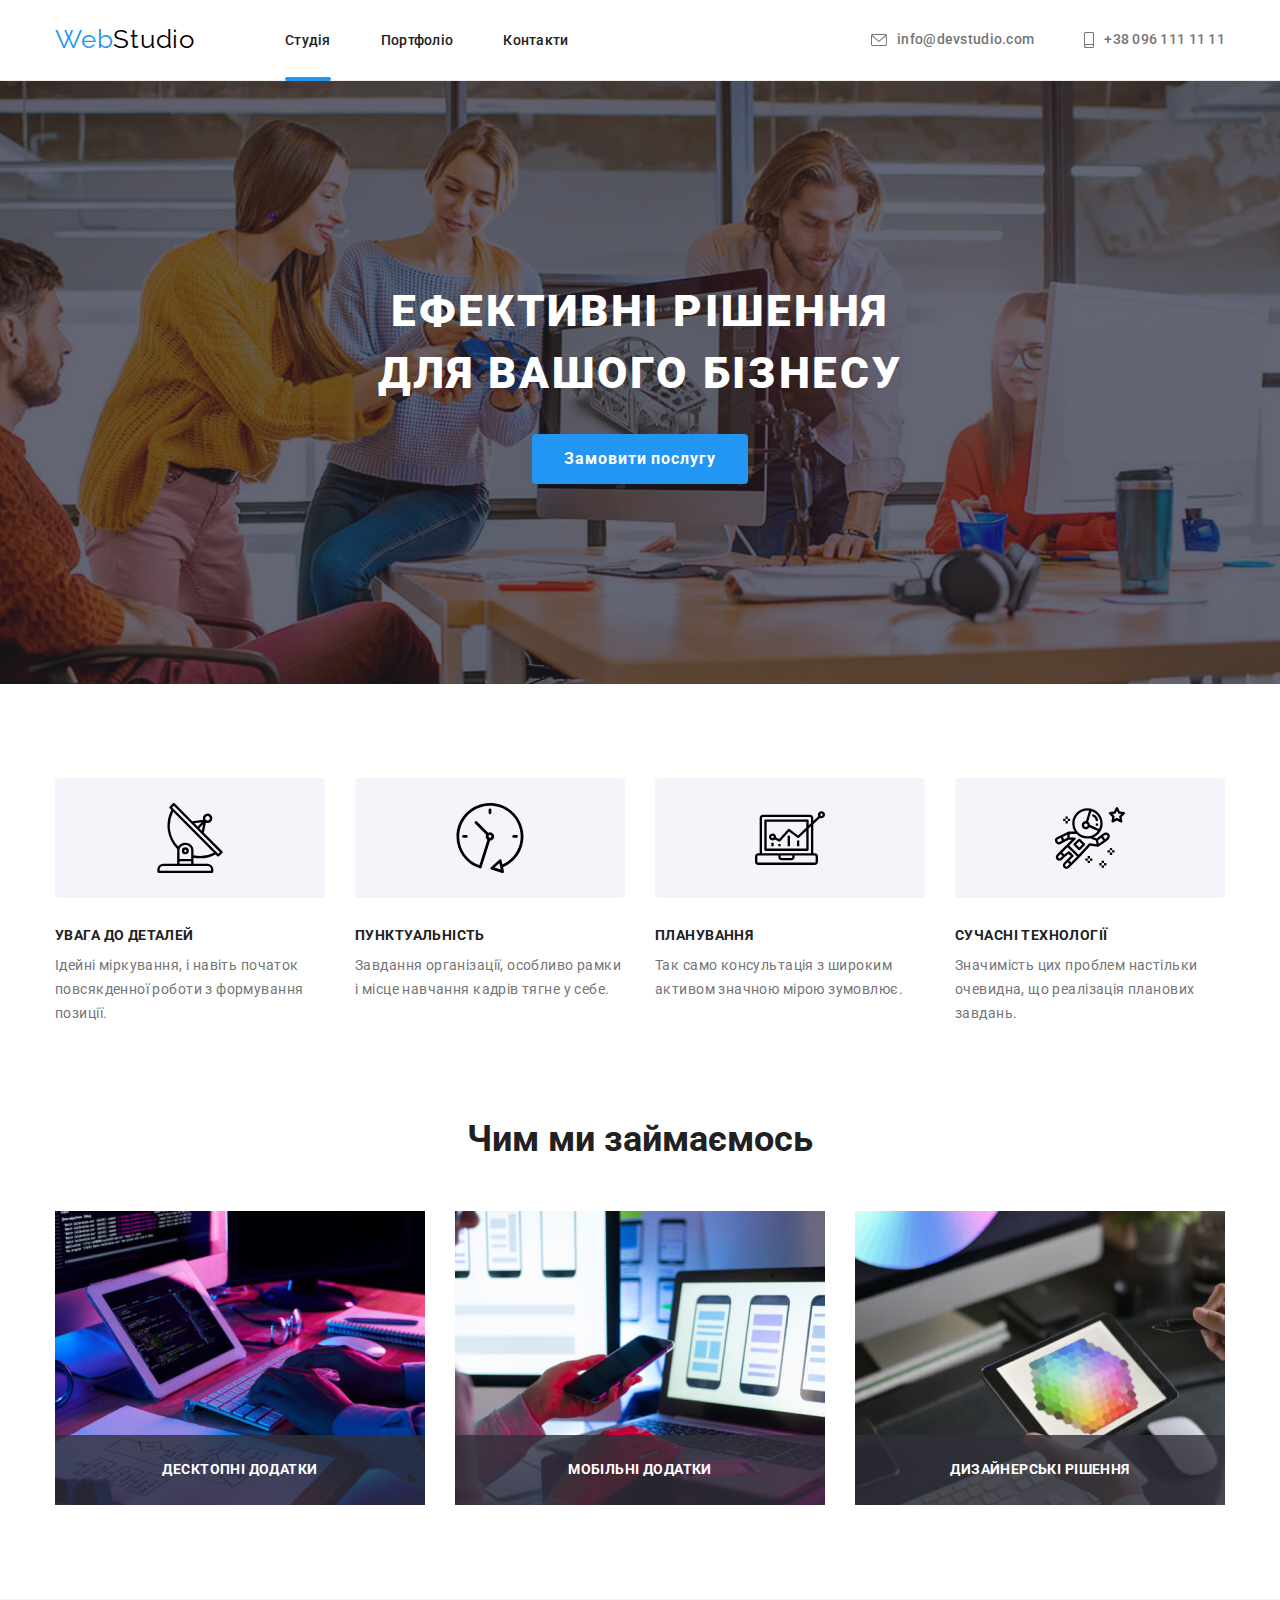
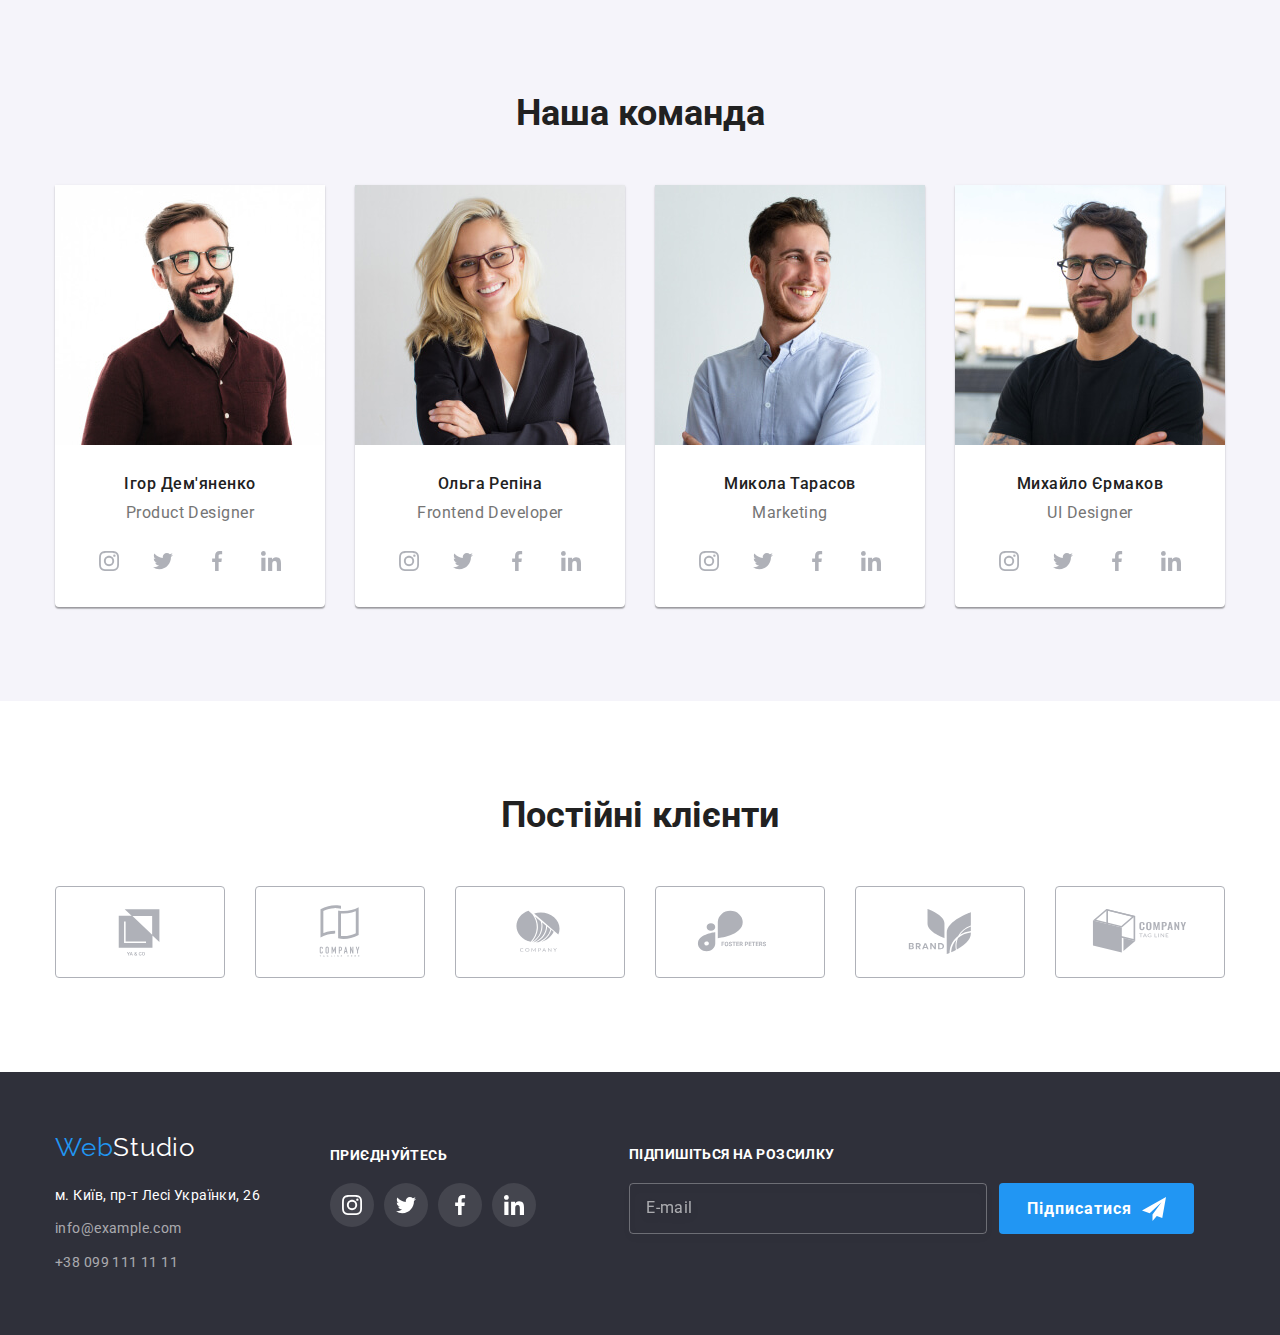
<file: index.html>
<!DOCTYPE html>
<html lang="uk">

<head>
  <meta charset="UTF-8" />
  <meta http-equiv="X-UA-Compatible" content="IE=edge" />
  <meta name="viewport" content="width=device-width, initial-scale=1.0" />
  <title>Document</title>
  <link rel="preconnect" href="https://fonts.googleapis.com" />
  <link rel="preconnect" href="https://fonts.gstatic.com" crossorigin />
  <link href="https://fonts.googleapis.com/css2?family=Raleway:wght@700&family=Roboto:wght@400;500;700;900&display=swap"
    rel="stylesheet" />
  <link rel="stylesheet"
    href="https://cdnjs.cloudflare.com/ajax/libs/modern-normalize/1.0.0/modern-normalize.min.css" />
  <link rel="stylesheet" href="./css/main.min.css" />
</head>

<body>
  <!-- Шапка -->
  <header class="header">
    <div class="container header__container">
      <a class="header__logo logo" href="./index.html">Web<span class="logo__part--black">Studio</span></a>
      <nav class="navigation">
        <ul class="navigation__list">
          <li><a class="navigation__link navigation__link--current">Студія</a></li>
          <li><a class="navigation__link" href="./portfolio.html">Портфоліо</a></li>
          <li><a class="navigation__link" href="">Контакти</a></li>
        </ul>
      </nav>
      <ul class="header__contacts contacts">
        <li>
          <a class="contacts__link" href="mailto:info@devstudio.com">
            <svg class="contacts__icon" width="16" height="12">
              <use href="./images/symbol-defs.svg#icon-letter"></use>
            </svg>
            info@devstudio.com</a>
        </li>
        <li><a class="contacts__link" href="tel:+380961111111">
            <svg class="contacts__icon" width="10" height="16">
              <use href="./images/symbol-defs.svg#icon-phone"></use>
            </svg>
            +38 096 111 11 11</a></li>
      </ul>


      <button data-menu-button class="header__burger-btn button burger-btn" aria-expanded="false"
        aria-controls="mob-menu-container" type="button">
        <svg class="burger-btn__icon" width="40" height="40">
          <use class="burger-btn__burger-icon" href="./images/symbol-defs.svg#icon-burger"></use>
          <use class="burger-btn__close-icon" href="./images/symbol-defs.svg#icon-close"></use>
        </svg>
      </button>
      <div class="header__mob-menu" data-menu id="mob-menu-container">
        <nav class="mob-menu__navigation">
          <ul class="mob-menu__list">
            <li class="mob-menu__item"><a class="mob-menu__link mob-menu__link--current">Студія</a></li>
            <li class="mob-menu__item"><a class="mob-menu__link" href="./portfolio.html">Портфоліо</a></li>
            <li class="mob-menu__item"><a class="mob-menu__link" href="">Контакти</a></li>
          </ul>
        </nav>
        <div class="mob-menu__box">
          <ul class="mob-menu__contacts contacts">
            <li>
              <a class="contacts__link" href="mailto:info@devstudio.com">
                info@devstudio.com</a>
            </li>
            <li><a class="contacts__link" href="tel:+380961111111">
                +38 096 111 11 11</a></li>
          </ul>
          <ul class="mob-menu__soc-media">
            <li><a href="">Instagram</a></li>
            <li><a href="">Twitter</a></li>
            <li><a href="">Facebook</a></li>
            <li><a href="">Linkedin</a></li>
          </ul>
        </div>
      </div>
    </div>
  </header>
  <!-- Основной контент сайта -->
  <main>
    <!-- Блок "герой"-->
    <section class="hero">
      <h1 class="hero__main-title">
        Ефективні рішення <br />
        для вашого бізнесу
      </h1>
      <button type="button" class="hero__button button" data-modal-open>Замовити послугу</button>
    </section>

    <section class="qualities">
      <div class="container">
        <h2 class="qualities__section-header section-header is-hidden">Наші якості</h2>
        <ul class="qualities__list list">
          <li class="qualities__item">
            <div class="qualities__box">
              <svg class="qualities__icon">
                <use href="./images/symbol-defs.svg#icon-antenna"></use>
              </svg>
            </div>
            <h3 class="qualities__sub-title">Увага до деталей</h3>
            <p class="qualities__text">
              Ідейні міркування, і навіть початок повсякденної роботи з формування позиції.
            </p>
          </li>
          <li class="qualities__item">
            <div class="qualities__box">
              <svg class="qualities__icon">
                <use href="./images/symbol-defs.svg#icon-clock"></use>
              </svg>
            </div>
            <h3 class="qualities__sub-title">Пунктуальність</h3>
            <p class="qualities__text">
              Завдання організації, особливо рамки і місце навчання кадрів тягне у себе.
            </p>
          </li>
          <li class="qualities__item">
            <div class="qualities__box">
              <svg class="qualities__icon">
                <use href="./images/symbol-defs.svg#icon-diagram"></use>
              </svg>
            </div>
            <h3 class="qualities__sub-title">Планування</h3>
            <p class="qualities__text">Так само консультація з широким активом значною мірою зумовлює.</p>
          </li>
          <li class="qualities__item">
            <div class="qualities__box">
              <svg class="qualities__icon">
                <use href="./images/symbol-defs.svg#icon-astronaut"></use>
              </svg>
            </div>
            <h3 class="qualities__sub-title">Сучасні технології</h3>
            <p class="qualities__text">
              Значимість цих проблем настільки очевидна, що реалізація планових завдань.
            </p>
          </li>
        </ul>
      </div>
    </section>

    <!-- Секция Чем мы занимаеся -->
    <section class="we-doing">
      <div class="container ">
        <h2 class="we-doing__section-header section-header">Чим ми займаємось</h2>
        <ul class="we-doing__list">
          <li class="we-doing__item">
            <picture>
              <source srcset="./images/we-doin/img-we-doing-w350.jpg, ./images/we-doin/img-we-doing-w350-@2x.jpg 2x"
                media="(min-width: 1200px)">
              <img src="./images/we-doin/img-we-doing-w350.jpg" alt="Чоловік займається програмуванням" loading="lazy">
            </picture>

            <p class="we-doing__text">Десктопні додатки</p>
          </li>
          <li class="we-doing__item">

            <picture>
              <source srcset="./images/we-doin/img-we-doing-w350-1.jpg, ./images/we-doin/img-we-doing-w350-@2x-1.jpg 2x"
                media="(min-width: 1200px)">
              <img src="./images/we-doin/img-we-doing-w350-1.jpg" alt="Дівчина синхронізовує компьютер з телефоном"
                width="370" / loading="lazy">
            </picture>
            <p class="we-doing__text">Мобільні додатки</p>
          </li>
          <li class="we-doing__item">
            <picture>
              <source srcset="./images/we-doin/img-we-doing-w350-2.jpg, ./images/we-doin/img-we-doing-w350-@2x-2.jpg 2x"
                media="(min-width: 1200px)">
              <img src="./images/we-doin/img-we-doing-w350-2.jpg" alt="Планшет з палітрою кольорів" loading="lazy" />
            </picture>
            <p class="we-doing__text">Дизайнерські рішення</p>
          </li>
        </ul>
      </div>
    </section>

    <!-- Секция "Наша команда" -->
    <section class="our-team">
      <div class="container">
        <h2 class="our-team__section-header section-header">Наша команда</h2>
        <ul class="teams">
          <li class="teams__item">

            <picture>
              <source srcset="./images/team/img-team-w270.jpg, ./images/team/img-team-w270-@2x.jpg 2x"
                media="(min-width: 1200px)">

              <source srcset="./images/team/img-team-w354.webp, ./images/team/img-team-w354@2x.webp 2x"
                media="(min-width: 768px)" type="image/webp">
              <source srcset="./images/team/img-team-w354.jpg, ./images/team/img-team-w354@2x.jpg 2x"
                media="(min-width: 768px)">
              <source srcset="./images/team/img-team-w450.jpg, ./images/team/img-team-w450-@2x.jpg 2x"
                media="(min-width: 480px)">
              <img class="team__image" src="./images/team-card-1.jpg" alt="Фото Игоря Демьяненко" loading="lazy">
            </picture>
            <div class="teams__box">
              <h3 class="teams__title">Ігор Дем'яненко</h3>
              <p class="teams__text">Product Designer</p>
              <ul class="teams__soc-media soc-media">
                <li class="soc-media__item">
                  <a class="soc-media__link" href="">
                    <svg class="soc-media__icon" width="20" height="20">
                      <use href="./images/symbol-defs.svg#icon-instagram"></use>
                    </svg>
                  </a>
                </li>
                <li class="soc-media__item">
                  <a class="soc-media__link" href="">
                    <svg class="soc-media__icon" width="20" height="20">
                      <use href="./images/symbol-defs.svg#icon-twitter"></use>
                    </svg>
                  </a>
                </li>
                <li class="soc-media__item">
                  <a class="soc-media__link" href="">
                    <svg class="soc-media__icon" width="20" height="20">
                      <use href="./images/symbol-defs.svg#icon-facebook"></use>
                    </svg>
                  </a>
                </li>
                <li class="soc-media__item">
                  <a class="soc-media__link" href="">
                    <svg class="soc-media__icon" width="20" height="20">
                      <use href="./images/symbol-defs.svg#icon-linkedin"></use>
                    </svg>
                  </a>
                </li>
              </ul>
            </div>
          </li>
          <li class="teams__item">
            <picture>
              <source srcset="./images/team/img-team-w270-1.jpg, ./images/team/img-team-w270-@2x-1.jpg 2x"
                media="(min-width: 1200px)">
              <source srcset="./images/team/img-team-w354-1.jpg, ./images/team/img-team-w354@2x-1.jpg 2x"
                media="(min-width: 768px)">
              <source srcset="./images/team/img-team-w450-1.jpg, ./images/team/img-team-w450-@2x-1.jpg 2x"
                media="(min-width: 480px)">
              <img class="team__image" src="./images/team-card-2.jpg" alt="Фото Ольги Репіної" loading="lazy">
            </picture>

            <div class="teams__box">
              <h3 class="teams__title">Ольга Репіна</h3>
              <p class="teams__text">Frontend Developer</p>
              <ul class="teams__soc-media soc-media">
                <li class="soc-media__item">
                  <a class="soc-media__link" href="">
                    <svg class="soc-media__icon" width="20" height="20">
                      <use href="./images/symbol-defs.svg#icon-instagram"></use>
                    </svg>
                  </a>
                </li>
                <li class="soc-media__item">
                  <a class="soc-media__link" href="">
                    <svg class="soc-media__icon" width="20" height="20">
                      <use href="./images/symbol-defs.svg#icon-twitter"></use>
                    </svg>
                  </a>
                </li>
                <li class="soc-media__item">
                  <a class="soc-media__link" href="">
                    <svg class="soc-media__icon" width="20" height="20">
                      <use href="./images/symbol-defs.svg#icon-facebook"></use>
                    </svg>
                  </a>
                </li>
                <li class="soc-media__item">
                  <a class="soc-media__link" href="">
                    <svg class="soc-media__icon" width="20" height="20">
                      <use href="./images/symbol-defs.svg#icon-linkedin"></use>
                    </svg>
                  </a>
                </li>
              </ul>
            </div>
          </li>
          <li class="teams__item">
            <picture>
              <source srcset="./images/team/img-team-w270-2.jpg, ./images/team/img-team-w270-@2x-2.jpg 2x"
                media="(min-width: 1200px)">
              <source srcset="./images/team/img-team-w354-2.jpg, ./images/team/img-team-w354@2x-2.jpg 2x"
                media="(min-width: 768px)">
              <source srcset="./images/team/img-team-w450-2.jpg, ./images/team/img-team-w450-@2x-2.jpg 2x"
                media="(min-width: 480px)">
              <img class="team__image" src="./images/team-card-3.jpg" alt="Фото Миколи Тарасова" loading="lazy">
            </picture>
            <div class="teams__box">
              <h3 class="teams__title">Микола Тарасов</h3>
              <p class="teams__text">Marketing</p>
              <ul class="teams__soc-media soc-media">
                <li class="soc-media__item">
                  <a class="soc-media__link link" href="">
                    <svg class="icon" width="20" height="20">
                      <use href="./images/symbol-defs.svg#icon-instagram"></use>
                    </svg>
                  </a>
                </li>
                <li class="soc-media__item">
                  <a class="soc-media__link link" href="">
                    <svg class="icon" width="20" height="20">
                      <use href="./images/symbol-defs.svg#icon-twitter"></use>
                    </svg>
                  </a>
                </li>
                <li class="soc-media__item">
                  <a class="soc-media__link link" href="">
                    <svg class="icon" width="20" height="20">
                      <use href="./images/symbol-defs.svg#icon-facebook"></use>
                    </svg>
                  </a>
                </li>
                <li class="soc-media__item">
                  <a class="soc-media__link link" href="">
                    <svg class="icon" width="20" height="20">
                      <use href="./images/symbol-defs.svg#icon-linkedin"></use>
                    </svg>
                  </a>
                </li>
              </ul>
            </div>
          </li>
          <li class="teams__item">
            <picture>
              <source srcset="./images/team/img-team-w270-3.jpg, ./images/team/img-team-w270-@2x-3.jpg 2x"
                media="(min-width: 1200px)" type="image/jpeg">
              <source srcset="./images/team/img-team-w354-3.jpg, ./images/team/img-team-w354@2x-3.jpg 2x"
                media="(min-width: 768px)" type="image/jpeg">
              <source srcset="./images/team/img-team-w450-3.jpg, ./images/team/img-team-w450-@2x-3.jpg 2x"
                media="(min-width: 480px)">
              <img class="team__image" src="./images/team-card-4.jpg" alt="Фото Михайла Єрмакова" loading="lazy">
            </picture>
            <div class="teams__box">
              <h3 class="teams__title">Михайло Єрмаков</h3>
              <p class="teams__text">UI Designer</p>
              <ul class="teams__soc-media soc-media">
                <li class="soc-media__item">
                  <a class="soc-media__link link" href="">
                    <svg class="icon" width="20" height="20">
                      <use href="./images/symbol-defs.svg#icon-instagram"></use>
                    </svg>
                  </a>
                </li>
                <li class="soc-media__item">
                  <a class="soc-media__link link" href="">
                    <svg class="icon" width="20" height="20">
                      <use href="./images/symbol-defs.svg#icon-twitter"></use>
                    </svg>
                  </a>
                </li>
                <li class="soc-media__item">
                  <a class="soc-media__link link" href="">
                    <svg class="icon" width="20" height="20">
                      <use href="./images/symbol-defs.svg#icon-facebook"></use>
                    </svg>
                  </a>
                </li>
                <li class="soc-media__item">
                  <a class="soc-media__link link" href="">
                    <svg class="icon" width="20" height="20">
                      <use href="./images/symbol-defs.svg#icon-linkedin"></use>
                    </svg>
                  </a>
                </li>
              </ul>
            </div>
          </li>
        </ul>
      </div>
    </section>

    <!-- Секция наши клиенты -->
    <section class="clients">
      <div class="container">
        <h2 class="clients__section-header section-header">Постійні клієнти</h2>
        <ul class="clients__labels">
          <li class="clients__item"><a href="#" class="clients__link">
              <svg class="clients__icon" width="106" height="60">
                <use href="./images/symbol-defs.svg#icon-Logo"></use>
              </svg>
            </a></li>
          <li class="clients__item"><a href="#" class="clients__link">
              <svg class="clients__icon" width="106" height="60">
                <use href="./images/symbol-defs.svg#icon-Logo-1"></use>
              </svg>
            </a></li>
          <li class="clients__item"><a href="#" class="clients__link">
              <svg class="clients__icon" width="106" height="60">
                <use href="./images/symbol-defs.svg#icon-Logo-2"></use>
              </svg>
            </a></li>
          <li class="clients__item"><a href="#" class="clients__link"><svg class="clients__icon" width="106"
                height="60">
                <use href="./images/symbol-defs.svg#icon-Logo-3"></use>
              </svg></a></li>
          <li class="clients__item"><a href="#" class="clients__link"><svg class="clients__icon" width="106"
                height="60">
                <use href="./images/symbol-defs.svg#icon-Logo-4"></use>
              </svg></a></li>
          <li class="clients__item"><a href="#" class="clients__link"><svg class="clients__icon" width="106"
                height="60">
                <use href="./images/symbol-defs.svg#icon-Logo-5"></use>
              </svg></a></li>
        </ul>
      </div>
    </section>
  </main>

  <!-- Основной Футер (подвал) сайта-->
  <footer class="footer">
    <div class="container footer__container">
      <div class="footer__box">
        <a class="footer__logo logo" href="./index.html">Web<span class="logo__part--white">Studio</span></a>
        <address class="footer__address">
          <ul class="footer__contacts contacts-footer">
            <li class="contacts-footer__item"><a href="" class="contacts-footer__link contacts-footer__link--home">м.
                Київ,
                пр-т Лесі Українки, 26</a></li>
            <li class="contacts-footer__item"><a href="mailto:info@example.com"
                class="contacts-footer__link">info@example.com</a></li>
            <li class="contacts-footer__item"><a href="tel:+380991111111" class="contacts-footer__link ">+38 099 111 11
                11</a>
            </li>
          </ul>
        </address>
      </div>
      <div class="footer__media-box">
        <h2 class="footer__media-header">приєднуйтесь</h2>
        <ul class="soc-media footer__soc-media">
          <li class="soc-media__item">
            <a class="soc-media__link soc-media__link--brown" href="">
              <svg class="soc-soc-media__icon" width="20" height="20">
                <use href="./images/symbol-defs.svg#icon-instagram"></use>
              </svg>
            </a>
          </li>
          <li class="soc-media__item">
            <a class="soc-media__link soc-media__link--brown" href="">
              <svg class="soc-media__icon" width="20" height="20">
                <use href="./images/symbol-defs.svg#icon-twitter"></use>
              </svg>
            </a>
          </li>
          <li class="soc-media__item">
            <a class="soc-media__link soc-media__link--brown" href="">
              <svg class="soc-media__icon" width="20" height="20">
                <use href="./images/symbol-defs.svg#icon-facebook"></use>
              </svg>
            </a>
          </li>
          <li class="soc-media__item">
            <a class="soc-media__link soc-media__link--brown" href="">
              <svg class="soc-media__icon" width="20" height="20">
                <use href="./images/symbol-defs.svg#icon-linkedin"></use>
              </svg>
            </a>
          </li>
        </ul>
      </div>
      <form class="footer__form form-footer" autocomplete="off">
        <h2 class="form-footer__title">Підпишіться на розсилку</h2>
        <div class="form-footer__holder">
          <label for="email-footer" class="form-footer__email-lable">
            <input class="form-footer__input" type="email" name="email-footer" id="email-footer" placeholder="E-mail">
          </label>
          <button class="button form-footer__button" type="submit"><span>Підписатися</span>
            <svg class="button__icon" width="24" height="24">
              <use href="./images/symbol-defs.svg#icon-send"></use>
            </svg>
          </button>
        </div>
      </form>
    </div>
  </footer>




  <div class="backdrop backdrop--closed" data-modal>
    <div class="modal">
      <form class="form-hero" autocomplete="off">
        <h2 class="form-hero__title">Залиште свої дані, ми вам передзвонимо</h2>
        <ul class="form-hero__list">
          <li class="form-hero__item">
            <label class="form-hero__label" for="name">Ім'я</label>
            <div class="form-hero__box">
              <input class="form-hero__input name-input" type="text" id="name" name="name">
              <svg class="form-hero__icon" width="18" height="18">
                <use href="./images/symbol-defs.svg#icon-person"></use>
              </svg>

            </div>
          </li>
          <li class="form-hero__item"><label class="form-hero__label" for="phone">Телефон</label>
            <div class="form-hero__box">
              <input class="form-hero__input phone-input" type="tel" id="phone" name="tel">
              <svg class="form-hero__icon" width="18" height="18">
                <use href="./images/symbol-defs.svg#icon-tel"></use>
              </svg>
            </div>
          </li>
          <li class="form-hero__item"><label class="form-hero__label" for="email">Пошта</label>
            <div class="form-hero__box">
              <input class="form-hero__input phone-input" type="email" id="email" name="mail">
              <svg class="form-hero__icon" width="18" height="18">
                <use href="./images/symbol-defs.svg#icon-email"></use>
              </svg>

            </div>
          </li>
          <li class="form-hero__item"><label class="form-hero__label" for="comments">Коментар</label>
            <textarea class="form-hero__textarea-comment" placeholder="Введіть текст" name="comment" id="comments"
              cols="30" rows="10"></textarea>
          </li>

        </ul>

        <!-- Чекбокс -->
        <label class="form-hero__lable" for="checkbox">
          <input class="checkbox" type="checkbox" name="checkbox" id="checkbox">
          <span class="checkbox__text">Погоджуюся з розсилкою та приймаю&nbsp;<a class="checkbox__link" href="#">Умови
              договору</a></span>

          <svg class="checkbox__icon" width="18" height="18">
            <use href="./images/symbol-defs.svg#icon-vector"></use>
          </svg>

        </label>
        <button class="button form-hero__btn-submit" type="submit">Відправити</button>
      </form>
      <button class="modal__btn-close" type="button" data-modal-close>
        <svg width="11" height="11">
          <use href="./images/symbol-defs.svg#icon-cross"></use>
        </svg>
      </button>
    </div>
  </div>



  <script src="./js/test.js"></script>
  <script src="./js/mob-menu.js"></script>
</body>

</html>
</file>
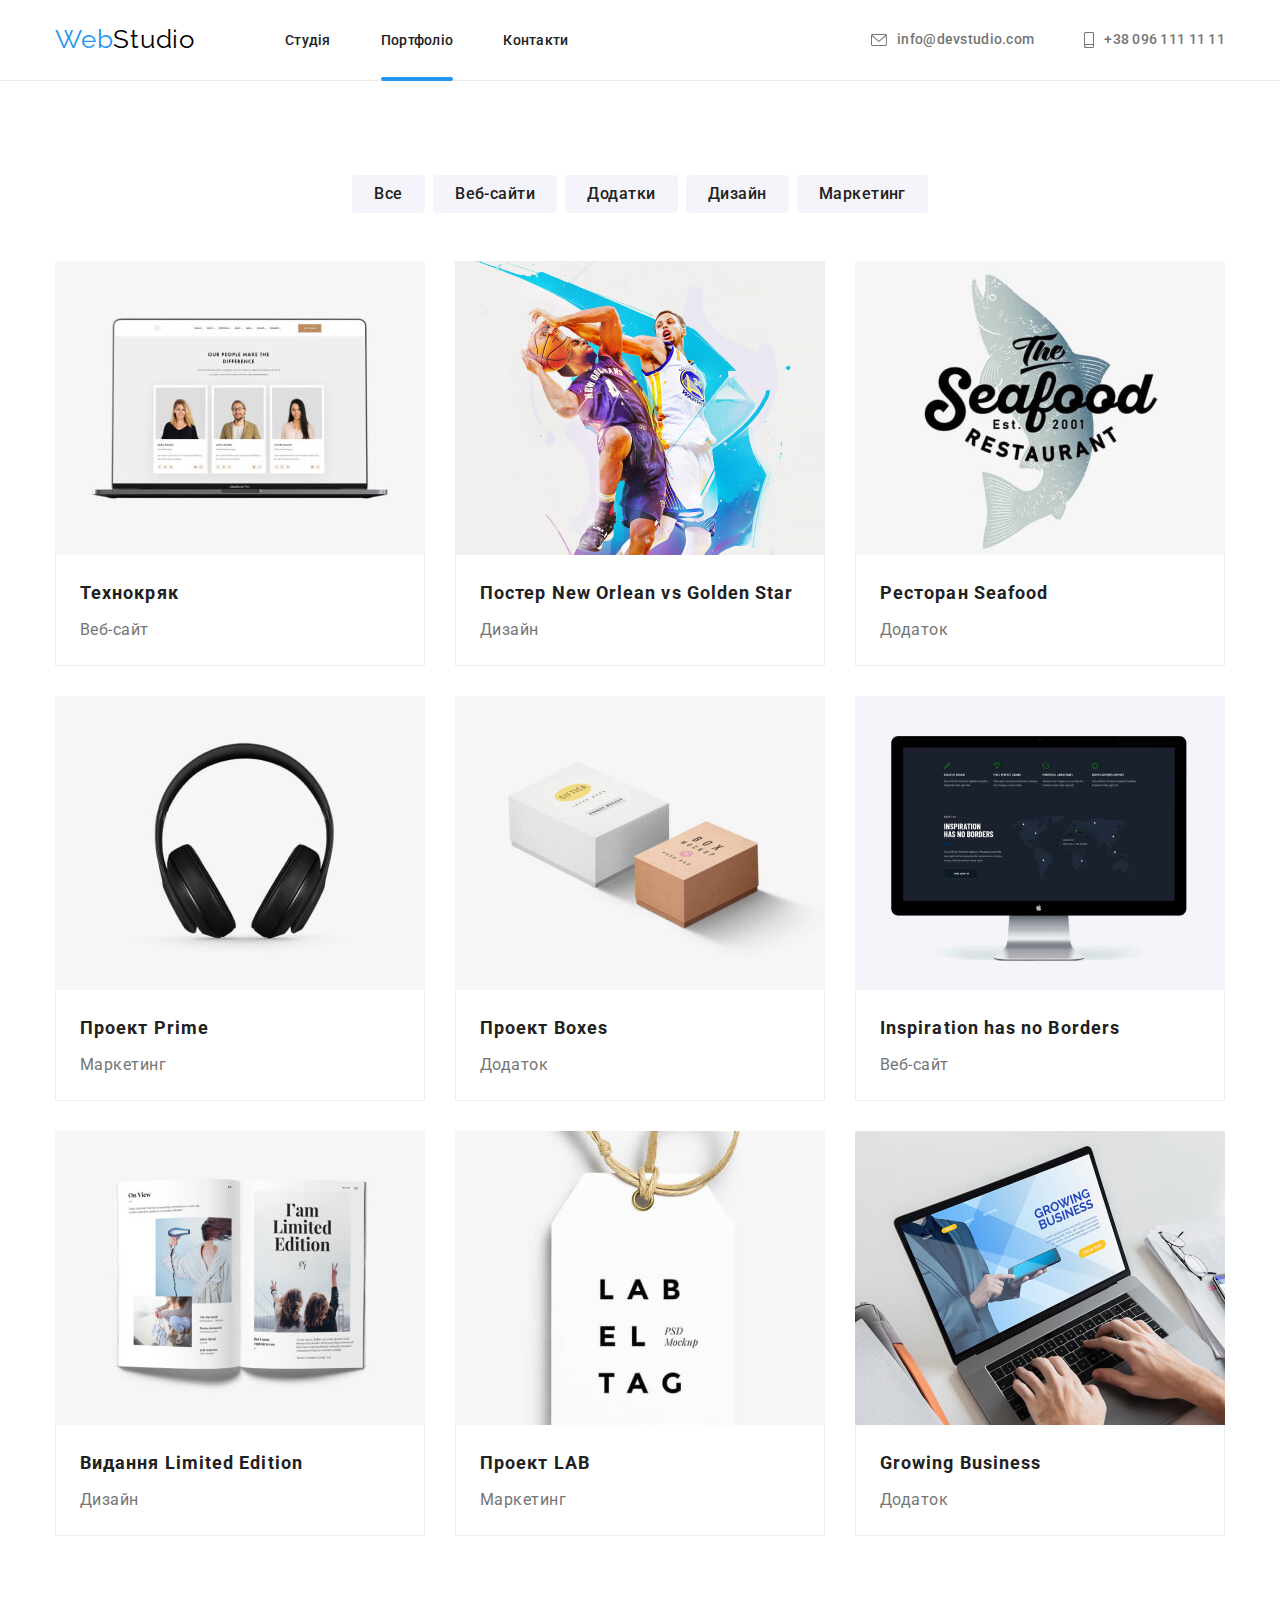
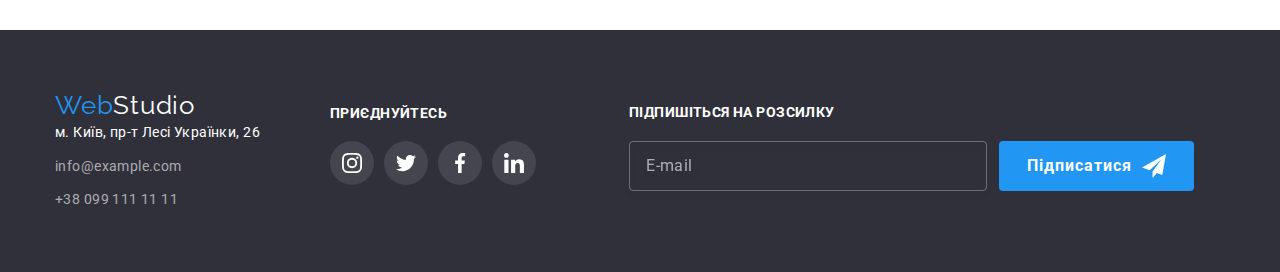
<file: portfolio.html>
<!DOCTYPE html>
<html lang="ru">

<head>
  <meta charset="UTF-8" />
  <meta http-equiv="X-UA-Compatible" content="IE=edge" />
  <meta name="viewport" content="width=device-width, initial-scale=1.0" />
  <title>Document</title>
  <link rel="preconnect" href="https://fonts.googleapis.com" />
  <link rel="preconnect" href="https://fonts.gstatic.com" crossorigin />
  <link href="https://fonts.googleapis.com/css2?family=Raleway:wght@700&family=Roboto:wght@400;500;700;900&display=swap"
    rel="stylesheet" />
  <link rel="stylesheet"
    href="https://cdnjs.cloudflare.com/ajax/libs/modern-normalize/1.0.0/modern-normalize.min.css" />
  <link rel="stylesheet" href="./css/main.min.css" />
</head>

<body>
  <!-- Основная шапка сайта -->
  <header class="header">
    <div class="container header__container">
      <a class="header__logo logo" href="./index.html">Web<span class="logo__part--black">Studio</span></a>
      <nav class="navigation">
        <ul class="navigation__list">
          <li><a class="navigation__link" href="./index.html">Студія</a></li>
          <li><a class="navigation__link navigation__link--current" href="">Портфоліо</a></li>
          <li><a class="navigation__link" href="">Контакти</a></li>
        </ul>
      </nav>
      <ul class="header__contacts contacts">
        <li>
          <a class="contacts__link" href="mailto:info@devstudio.com">
            <svg class="contacts__icon" width="16" height="12">
              <use href="./images/symbol-defs.svg#icon-letter"></use>
            </svg>
            info@devstudio.com</a>
        </li>
        <li><a class="contacts__link" href="tel:+380961111111">
            <svg class="contacts__icon" width="10" height="16">
              <use href="./images/symbol-defs.svg#icon-phone"></use>
            </svg>
            +38 096 111 11 11</a></li>
      </ul>


      <button data-menu-button class="header__burger-btn button burger-btn" aria-expanded="false" aria-controls=""
        type="button">
        <svg class="burger-btn__icon" width="40" height="40">
          <use class="burger-btn__burger-icon" href="./images/symbol-defs.svg#icon-burger"></use>
          <use class="burger-btn__close-icon" href="./images/symbol-defs.svg#icon-close"></use>
        </svg>
      </button>

      <div class="header__mob-menu" data-menu id="mob-menu-container">
        <nav class="mob-menu__navigation">
          <ul class="mob-menu__list">
            <li class="mob-menu__item"><a class="mob-menu__link" href="./index.html">Студія</a></li>
            <li class="mob-menu__item"><a class="mob-menu__link mob-menu__link--current" href="">Портфоліо</a></li>
            <li class="mob-menu__item"><a class="mob-menu__link" href="">Контакти</a></li>
          </ul>
        </nav>
        <div class="mob-menu__box">
          <ul class="mob-menu__contacts contacts">
            <li>
              <a class="contacts__link" href="mailto:info@devstudio.com">
                info@devstudio.com</a>
            </li>
            <li><a class="contacts__link" href="tel:+380961111111">
                +38 096 111 11 11</a></li>
          </ul>
          <ul class="mob-menu__soc-media">
            <li><a href="">Instagram</a></li>
            <li><a href="">Twitter</a></li>
            <li><a href="">Facebook</a></li>
            <li><a href="">Linkedin</a></li>
          </ul>
        </div>
      </div>
    </div>
  </header>
  <!-- Основной контент сайта -->
  <main>
    <section class="portfolio">
      <div class="container">
        <h1 class="portfolio__title is-hidden">Проекти</h1>
        <ul class="portfolio__btn-list btn-list">
          <li class="btn-list__item"><button type="button" class="button button__filter">Все</button></li>
          <li class="btn-list__item"><button type="button" class="button button__filter">Веб-сайти</button></li>
          <li class="btn-list__item asdasdas"><button type="button" class="button button__filter">Додатки</button></li>
          <li class="btn-list__item"><button type="button" class="button button__filter">Дизайн</button></li>
          <li class="btn-list__item"><button type="button" class="button button__filter">Маркетинг</button>
          </li>
        </ul>
        <ul class="portfolio__projects projects-list">
          <li class="projects-list__item">
            <a class="projects-list__link" href="">
              <div class="projects-list__holder">
                <picture>
                  <source
                    srcset="./images/portfolio/370px/img-portfolio-w370.jpg, ./images/portfolio/370px/img-portfolio-w370-@2x.jpg 2x"
                    media="(min-width: 1200px)" type="image/jpeg">
                  <source
                    srcset="./images/portfolio/354px/img-portfolio-w354.jpg, ./images/portfolio/354px/img-portfolio-w354-@2x.jpg 2x"
                    media="(min-width: 768px)" type="image/jpeg">
                  <source
                    srcset="./images/portfolio/450px/img-portfolio-w450.jpg, ./images/portfolio/450px/img-portfolio-w450-@2x.jpg 2x"
                    media="(min-width: 480px)">
                  <img src="./images/portfolio/450px/img-portfolio-w450.jpg" alt="Экран ноутбука" loading="lazy" />
                </picture>

                <div class="projects-list__overlay">
                  <p class="projects-list__overlay-text">Ресурс пропонує комплексні пропозиції з різним рівнем
                    функціоналу та сервісів.
                    Все це дозволить
                    відвідувачу отримати
                    вичерпні відомості про компанію чи приватну особу.</p>
                </div>
              </div>
              <div class="projects-list__box">
                <h2 class="projects-list__title">Технокряк</h2>
                <p class="projects-list__text">Веб-сайт</p>
              </div>
            </a>
          </li>
          <li class="projects-list__item">
            <a href="" class="projects-list__link">
              <div class="projects-list__holder">
                <picture>
                  <source
                    srcset="./images/portfolio/370px/img-portfolio-w370-1.jpg, ./images/portfolio/370px/img-portfolio-w370-@2x-1.jpg 2x"
                    media="(min-width: 1200px)" type="image/jpeg">
                  <source
                    srcset="./images/portfolio/354px/img-portfolio-w354-1.jpg, ./images/portfolio/354px/img-portfolio-w354-@2x-1.jpg 2x"
                    media="(min-width: 768px)" type="image/jpeg">
                  <source
                    srcset="./images/portfolio/450px/img-portfolio-w450-1.jpg, ./images/portfolio/450px/img-portfolio-w450-@2x-1.jpg 2x"
                    media="(min-width: 480px)">
                  <img src="./images/img-1.jpg" alt="Два баскетболиста" loading="lazy" />
                </picture>

                <div class="projects-list__overlay">
                  <p class="projects-list__overlay-text">Ресурс пропонує комплексні пропозиції з різним рівнем
                    функціоналу та сервісів.
                    Все це дозволить
                    відвідувачу отримати
                    вичерпні відомості про компанію чи приватну особу.</p>
                </div>
              </div>
              <div class="projects-list__box">
                <h2 class="projects-list__title">Постер New Orlean vs Golden Star</h2>
                <p class="projects-list__text">Дизайн</p>
              </div>
            </a>
          </li>
          <li class="projects-list__item">
            <a href="" class="projects-list__link">
              <div class="projects-list__holder">
                <picture>
                  <source
                    srcset="./images/portfolio/370px/img-portfolio-w370-2.jpg, ./images/portfolio/370px/img-portfolio-w370-@2x-2.jpg 2x"
                    media="(min-width: 1200px)" type="image/jpeg">
                  <source
                    srcset="./images/portfolio/354px/img-portfolio-w354-2.jpg, ./images/portfolio/354px/img-portfolio-w354-@2x-2.jpg 2x"
                    media="(min-width: 768px)" type="image/jpeg">
                  <source
                    srcset="./images/portfolio/450px/img-portfolio-w450-2.jpg, ./images/portfolio/450px/img-portfolio-w450-@2x-2.jpg 2x"
                    media="(min-width: 480px)">
                  <img src="./images/img-2.jpg" alt="Логотип ресторана в виде рыбы" loading="lazy" />
                </picture>

                <div class="projects-list__overlay">
                  <p class="projects-list__overlay-text">Ресурс пропонує комплексні пропозиції з різним рівнем
                    функціоналу та сервісів.
                    Все це дозволить
                    відвідувачу отримати
                    вичерпні відомості про компанію чи приватну особу.</p>
                </div>
              </div>
              <div class="projects-list__box">
                <h2 class="projects-list__title">Ресторан Seafood</h2>
                <p class="projects-list__text">Додаток</p>
              </div>
            </a>
          </li>
          <li class="projects-list__item">
            <a href="" class="projects-list__link">
              <div class="projects-list__holder">
                <picture>
                  <source
                    srcset="./images/portfolio/370px/img-portfolio-w370-3.jpg, ./images/portfolio/370px/img-portfolio-w370-@2x-3.jpg 2x"
                    media="(min-width: 1200px)" type="image/jpeg">
                  <source
                    srcset="./images/portfolio/354px/img-portfolio-w354-3.jpg, ./images/portfolio/354px/img-portfolio-w354-@2x-3.jpg 2x"
                    media="(min-width: 768px)" type="image/jpeg">
                  <source
                    srcset="./images/portfolio/450px/img-portfolio-w450-3.jpg, ./images/portfolio/450px/img-portfolio-w450-@2x-3.jpg 2x"
                    media="(min-width: 480px)">
                  <img src="./images/img-3.jpg" alt="Наушники" loading="lazy" />
                </picture>

                <div class="projects-list__overlay">
                  <p class="projects-list__overlay-text">Ресурс пропонує комплексні пропозиції з різним рівнем
                    функціоналу та сервісів.
                    Все це дозволить
                    відвідувачу отримати
                    вичерпні відомості про компанію чи приватну особу.</p>
                </div>
              </div>
              <div class="projects-list__box">
                <h2 class="projects-list__title">Проект Prime</h2>
                <p class="projects-list__text">Маркетинг</p>
              </div>
            </a>
          </li>
          <li class="projects-list__item">
            <a href="" class="projects-list__link">
              <div class="projects-list__holder">
                <picture>
                  <source
                    srcset="./images/portfolio/370px/img-portfolio-w370-4.jpg, ./images/portfolio/370px/img-portfolio-w370-@2x-4.jpg 2x"
                    media="(min-width: 1200px)" type="image/jpeg">
                  <source
                    srcset="./images/portfolio/354px/img-portfolio-w354-4.jpg, ./images/portfolio/354px/img-portfolio-w354-@2x-4.jpg 2x"
                    media="(min-width: 768px)" type="image/jpeg">
                  <source
                    srcset="./images/portfolio/450px/img-portfolio-w450-4.jpg, ./images/portfolio/450px/img-portfolio-w450-@2x-4.jpg 2x"
                    media="(min-width: 480px)">
                  <img src="./images/img-4.jpg" alt="Две коробочки" loading="lazy" />
                </picture>

                <div class="projects-list__overlay">
                  <p class="projects-list__overlay-text">Ресурс пропонує комплексні пропозиції з різним рівнем
                    функціоналу та сервісів.
                    Все це дозволить
                    відвідувачу отримати
                    вичерпні відомості про компанію чи приватну особу.</p>
                </div>
              </div>
              <div class="projects-list__box">
                <h2 class="projects-list__title">Проект Boxes</h2>
                <p class="projects-list__text">Додаток</p>
              </div>
            </a>
          </li>
          <li class="projects-list__item">
            <a href="" class="projects-list__link">
              <div class="projects-list__holder">
                <picture>
                  <source
                    srcset="./images/portfolio/370px/img-portfolio-w370-5.jpg, ./images/portfolio/370px/img-portfolio-w370-@2x-5.jpg 2x"
                    media="(min-width: 1200px)" type="image/jpeg">
                  <source
                    srcset="./images/portfolio/354px/img-portfolio-w354-5.jpg, ./images/portfolio/354px/img-portfolio-w354-@2x-5.jpg 2x"
                    media="(min-width: 768px)" type="image/jpeg">
                  <source
                    srcset="./images/portfolio/450px/img-portfolio-w450-5.jpg, ./images/portfolio/450px/img-portfolio-w450-@2x-5.jpg 2x"
                    media="(min-width: 480px)">
                  <img src="./images/img-5.jpg" alt="Монитор" loading="lazy" />
                </picture>

                <div class="projects-list__overlay">
                  <p class="projects-list__overlay-text">Ресурс пропонує комплексні пропозиції з різним рівнем
                    функціоналу та сервісів.
                    Все це дозволить
                    відвідувачу отримати
                    вичерпні відомості про компанію чи приватну особу.</p>
                </div>
              </div>
              <div class="projects-list__box">
                <h2 class="projects-list__title">Inspiration has no Borders</h2>
                <p class="projects-list__text">Веб-сайт</p>
              </div>
            </a>
          </li>
          <li class="projects-list__item">
            <a href="" class="projects-list__link">
              <div class="projects-list__holder">
                <picture>
                  <source
                    srcset="./images/portfolio/370px/img-portfolio-w370-6.jpg, ./images/portfolio/370px/img-portfolio-w370-@2x-6.jpg 2x"
                    media="(min-width: 1200px)" type="image/jpeg">
                  <source
                    srcset="./images/portfolio/354px/img-portfolio-w354-6.jpg, ./images/portfolio/354px/img-portfolio-w354-@2x-6.jpg 2x"
                    media="(min-width: 768px)" type="image/jpeg">
                  <source
                    srcset="./images/portfolio/450px/img-portfolio-w450-6.jpg, ./images/portfolio/450px/img-portfolio-w450-@2x-6.jpg 2x"
                    media="(min-width: 480px)">
                  <img src="./images/img-6.jpg" alt="Журнал" loading="lazy" />
                </picture>


                <div class="projects-list__overlay">
                  <p class="projects-list__overlay-text">Ресурс пропонує комплексні пропозиції з різним рівнем
                    функціоналу та сервісів.
                    Все це дозволить
                    відвідувачу отримати
                    вичерпні відомості про компанію чи приватну особу.</p>
                </div>
              </div>
              <div class="projects-list__box">
                <h2 class="projects-list__title">Видання Limited Edition</h2>
                <p class="projects-list__text">Дизайн</p>
              </div>
            </a>
          </li>
          <li class="projects-list__item">
            <a href="" class="projects-list__link">
              <div class="projects-list__holder">
                <picture>
                  <source
                    srcset="./images/portfolio/370px/img-portfolio-w370-7.jpg, ./images/portfolio/370px/img-portfolio-w370-@2x-7.jpg 2x"
                    media="(min-width: 1200px)" type="image/jpeg">
                  <source
                    srcset="./images/portfolio/354px/img-portfolio-w354-7.jpg, ./images/portfolio/354px/img-portfolio-w354-@2x-7.jpg 2x"
                    media="(min-width: 768px)" type="image/jpeg">
                  <source
                    srcset="./images/portfolio/450px/img-portfolio-w450-7.jpg, ./images/portfolio/450px/img-portfolio-w450-@2x-7.jpg 2x"
                    media="(min-width: 480px)">
                  <img src="./images/img-7.jpg" alt="Ярлык" loading="lazy" />
                </picture>

                <div class="projects-list__overlay">
                  <p class="projects-list__overlay-text">Ресурс пропонує комплексні пропозиції з різним рівнем
                    функціоналу та сервісів.
                    Все це дозволить
                    відвідувачу отримати
                    вичерпні відомості про компанію чи приватну особу.</p>
                </div>
              </div>
              <div class="projects-list__box">
                <h2 class="projects-list__title">Проект LAB</h2>
                <p class="projects-list__text">Маркетинг</p>
              </div>
            </a>
          </li>
          <li class="projects-list__item">
            <a href="" class="projects-list__link">
              <div class="projects-list__holder">
                <picture>
                  <source
                    srcset="./images/portfolio/370px/img-portfolio-w370-8.jpg, ./images/portfolio/370px/img-portfolio-w370-@2x-8.jpg 2x"
                    media="(min-width: 1200px)" type="image/jpeg">
                  <source
                    srcset="./images/portfolio/354px/img-portfolio-w354-8.jpg, ./images/portfolio/354px/img-portfolio-w354-@2x-8.jpg 2x"
                    media="(min-width: 768px)" type="image/jpeg">
                  <source
                    srcset="./images/portfolio/450px/img-portfolio-w450-8.jpg, ./images/portfolio/450px/img-portfolio-w450-@2x-8.jpg 2x"
                    media="(min-width: 480px)">
                  <img src="./images/img-8.jpg" alt="Ноутбук" loading="lazy" />
                </picture>

                <div class="projects-list__overlay">
                  <p class="projects-list__overlay-text">Ресурс пропонує комплексні пропозиції з різним рівнем
                    функціоналу та сервісів.
                    Все це дозволить
                    відвідувачу отримати
                    вичерпні відомості про компанію чи приватну особу.</p>
                </div>
              </div>
              <div class="projects-list__box">
                <h2 class="projects-list__title">Growing Business</h2>
                <p class="projects-list__text">Додаток</p>
              </div>
            </a>
          </li>
        </ul>
      </div>
    </section>
  </main>
  <!-- Основной Футер (подвал) сайта-->
  <footer class="footer">
    <div class="container footer__container">
      <div class="footer__box">
        <a class="footer__logo logo" href="./index.html">Web<span class="logo__part--white">Studio</span></a>
        <address>
          <ul class="footer__contacts contacts-footer">
            <li class="contacts-footer__item"><a href="" class="contacts-footer__link contacts-footer__link--home">м.
                Київ,
                пр-т Лесі Українки, 26</a></li>
            <li class="contacts-footer__item"><a href="mailto:info@example.com"
                class="contacts-footer__link">info@example.com</a></li>
            <li class="contacts-footer__item"><a href="tel:+380991111111" class="contacts-footer__link ">+38 099 111 11
                11</a>
            </li>
          </ul>
        </address>
      </div>

      <div class="footer__media-box">
        <h2 class="footer__media-header">приєднуйтесь</h2>
        <ul class="soc-media footer__soc-media">
          <li class="soc-media__item">
            <a class="soc-media__link soc-media__link--brown" href="">
              <svg class="icon" width="20" height="20">
                <use href="./images/symbol-defs.svg#icon-instagram"></use>
              </svg>
            </a>
          </li>
          <li class="soc-media__item">
            <a class="soc-media__link soc-media__link--brown" href="">
              <svg class="icon" width="20" height="20">
                <use href="./images/symbol-defs.svg#icon-twitter"></use>
              </svg>
            </a>
          </li>
          <li class="soc-media__item">
            <a class="soc-media__link soc-media__link--brown" href="">
              <svg class="icon" width="20" height="20">
                <use href="./images/symbol-defs.svg#icon-facebook"></use>
              </svg>
            </a>
          </li>
          <li class="soc-media__item">
            <a class="soc-media__link soc-media__link--brown" href="">
              <svg class="icon" width="20" height="20">
                <use href="./images/symbol-defs.svg#icon-linkedin"></use>
              </svg>
            </a>
          </li>
        </ul>
      </div>
      <form class="footer__form form-footer" autocomplete="off">
        <h2 class="form-footer__title">Підпишіться на розсилку</h2>
        <div class="form-footer__holder">
          <label for="form-footer__email-lable">
            <input class="form-footer__input" type="email" name="email-footer" id="email-footer" placeholder="E-mail">
          </label>
          <button class="button form-footer__button" type="submit"><span>Підписатися</span>
            <svg class="button__icon" width="24" height="24">
              <use href="./images/symbol-defs.svg#icon-send"></use>
            </svg>
          </button>
        </div>
      </form>
    </div>
  </footer>

  <script src="./js/mob-menu.js"></script>
</body>

</html>
</file>
<file: css/main.min.css>
*,*::before,*::after{box-sizing:border-box}h1,h2,h3,p,ul{margin:0;padding:0}img{max-width:100%;display:block}*:focus{outline-color:var(--accent-color)}a{text-decoration:none}a{font-size:26px;line-height:1.2;letter-spacing:.03em;transition:color 250ms cubic-bezier(0.4, 0, 0.2, 1),fill 250ms cubic-bezier(0.4, 0, 0.2, 1),border 250ms cubic-bezier(0.4, 0, 0.2, 1),background-color 250ms cubic-bezier(0.4, 0, 0.2, 1),box-shadow 250ms cubic-bezier(0.4, 0, 0.2, 1)}ul{list-style-type:none}body{color:var(--title-text-color);background-color:var(--white-text-color);font-family:"Roboto",sans-serif}body.mob-menu-open{overflow:hidden}body.modal-open{overflow:hidden}.container{margin:0 auto;padding:0 15px;max-width:480px}@media screen and (min-width: 768px){.container{max-width:768px}}@media screen and (min-width: 1200px){.container{max-width:1200px}}.button{border:none;border-radius:4px;text-align:center;background-color:#fff}.section-header{margin-bottom:30px;font-size:28px;line-height:1.17;text-align:center}@media screen and (min-width: 1200px){.section-header{margin-bottom:50px;font-size:36px;line-height:1.16}}.is-hidden{position:absolute;white-space:nowrap;width:1px;height:1px;overflow:hidden;border:0;padding:0;clip:rect(0 0 0 0);clip-path:inset(50%);margin:-1px}:root{--background-page-color: #e5e5e5;--title-text-color: #212121;--paragraph-text-color: #757575;--accent-color: #2196f3;--black-text-color: #000000;--white-text-color: #ffffff;--bgc-footer: #2f303a;--bgc-teams: #f5f4fa}.logo{color:var(--accent-color)}.header__logo,.footer__logo{font-family:"Raleway",sans-serif}.logo__part--black{color:var(--black-text-color)}.logo__part--white{color:var(--white-text-color)}.header{border-bottom:1px solid #ececec}.header__container{display:flex;align-items:center}@media screen and (max-width: 1199px){.header__container{padding:10px 15px}}@media screen and (min-width: 768px)and (max-width: 1199px){.header__container{padding:22px 15px}}.header__mob-menu{opacity:0;pointer-events:none;transform:translateX(-100%);transition:transform 250ms linear,opacity 250ms linear 250ms;position:fixed;width:100%;height:100vh;background-color:#fff;display:flex;flex-direction:column;justify-content:space-between;top:0;left:0;padding:48px 40px}.header__mob-menu--is-open{pointer-events:auto;transform:translateX(0);transition:opacity 250ms linear,transform 250ms linear 250ms;opacity:1;z-index:2}@media screen and (min-width: 768px){.header__mob-menu{display:none}}.mob-menu__item:not(:last-child){margin-bottom:32px}.mob-menu__link{font-weight:500;font-size:40px;line-height:47px;letter-spacing:.02em;color:#212121}.mob-menu__link--current{color:var(--accent-color)}.mob-menu__contacts{display:flex;flex-direction:column-reverse}.mob-menu__contacts li:last-child a{font-weight:500;font-size:34px;line-height:1.33;letter-spacing:.02em;color:#2196f3}@media screen and (max-width: 479px){.mob-menu__contacts li:last-child a{font-size:calc(12px + 4.375vw)}}.mob-menu__contacts li{margin-top:32px}.mob-menu__contacts li:first-child a{font-weight:500;font-size:24px;line-height:1.16;letter-spacing:.02em;color:#757575}@media screen and (max-width: 479px){.mob-menu__contacts li:first-child a{font-size:calc(12px + 2.5vw)}}.mob-menu__soc-media{margin-top:64px}.mob-menu__soc-media li{display:inline-block}.mob-menu__soc-media li:not(:last-child){padding-right:10px;border-right:1px solid rgba(33,33,33,.2)}.mob-menu__soc-media li:not(:first-child){padding-left:10px}.mob-menu__soc-media a{font-weight:500;font-size:18px;line-height:1.22;letter-spacing:.02em;color:#2196f3}@media screen and (max-width: 479px){.mob-menu__soc-media a{font-size:calc(5px + 1.4583333333vw)}}@media screen and (max-width: 767px){.navigation{display:none}}.header__burger-btn{margin-left:auto;z-index:3}.header__burger-btn:hover{cursor:pointer}.header__burger-btn .burger-btn__close-icon{display:none}.header__burger-btn--is-open .burger-btn__close-icon{display:block}.header__burger-btn--is-open .burger-btn__burger-icon{display:none}@media screen and (min-width: 768px){.header__burger-btn{display:none}}.header__burger-btn:hover .burger-btn__icon{fill:#2196f3}.header__burger-btn .burger-btn__icon{transition:fill 250ms cubic-bezier(0.4, 0, 0.2, 1)}@media screen and (min-width: 768px){.navigation__list{margin-left:90px;display:flex}}@media screen and (min-width: 768px){.navigation__list>*:not(:last-child){margin-right:50px}}@media screen and (min-width: 768px){.navigation__link--current{position:relative;color:var(--accent-color)}}@media screen and (min-width: 768px){.navigation__link--current::after{position:absolute;bottom:-1px;left:0;width:100%;height:4px;border-radius:2px;content:"";background-color:var(--accent-color)}}@media screen and (min-width: 768px){.navigation__link{padding:32px 0;font-weight:500;font-size:14px;line-height:1.14;letter-spacing:.02em;color:var(--title-text-color)}.navigation__link:hover{color:var(--accent-color)}.navigation__link:focus{color:var(--accent-color)}}.header__contacts{margin-left:auto}@media screen and (max-width: 767px){.header__contacts{display:none}}@media screen and (min-width: 1200px){.header__contacts{display:flex}}@media screen and (min-width: 768px)and (max-width: 1199px){.header__contacts li:not(:last-child){margin-bottom:10px}}@media screen and (min-width: 1200px){.header__contacts>*:not(:last-child){margin-right:50px}}@media screen and (min-width: 768px){.contacts__link{display:flex;align-items:center;font-weight:500;font-size:12px;line-height:1.16;letter-spacing:.02em;color:var(--paragraph-text-color);fill:var(--paragraph-text-color)}}@media screen and (min-width: 1200px){.contacts__link{padding:32px 0;font-size:14px;line-height:1.14}}.contacts__icon{margin-right:10px}.contacts__link:focus,.contacts__link:hover{color:var(--accent-color);fill:var(--accent-color)}.hero{margin:0 auto;padding:118px 0;background-color:var(--bgc-footer);text-align:center;background-image:linear-gradient(to right, rgba(47, 48, 58, 0.4), rgba(47, 48, 58, 0.4)),url(../images/bg-hero/img-bg-hero-mob.jpg);background-repeat:no-repeat;background-size:cover;background-position:center}@media screen and (max-width: 767px){.hero{max-width:480px}}@media screen and (min-device-pixel-ratio: 2),screen and (min-resolution: 192dpi),screen and (min-resolution: 2dppx){.hero{background-image:linear-gradient(to right, rgba(47, 48, 58, 0.4), rgba(47, 48, 58, 0.4)),url(../images/bg-hero/img-bg-hero-mob@2x.jpg)}}@media screen and (min-width: 768px){.hero{max-width:768px;background-image:linear-gradient(to right, rgba(47, 48, 58, 0.4), rgba(47, 48, 58, 0.4)),url(../images/bg-hero/img-bg-hero-tablet.jpg)}}@media screen and (min-width: 768px)and (min-device-pixel-ratio: 2),screen and (min-width: 768px)and (min-resolution: 192dpi),screen and (min-width: 768px)and (min-resolution: 2dppx){.hero{background-image:linear-gradient(to right, rgba(47, 48, 58, 0.4), rgba(47, 48, 58, 0.4)),url(../images/bg-hero/img-bg-hero-tablet@2x.jpg)}}@media screen and (min-width: 1200px){.hero{max-width:1600px;padding:200px 0;background-image:linear-gradient(to right, rgba(47, 48, 58, 0.4), rgba(47, 48, 58, 0.4)),url(../images/bg-hero/Img-bg-hero-destop.jpg)}}@media screen and (min-width: 1200px)and (min-device-pixel-ratio: 2),screen and (min-width: 1200px)and (min-resolution: 192dpi),screen and (min-width: 1200px)and (min-resolution: 2dppx){.hero{background-image:linear-gradient(to right, rgba(47, 48, 58, 0.4), rgba(47, 48, 58, 0.4)),url(../images/bg-hero/Img-bg-hero-destop@2x.jpg)}}.hero__main-title{font-weight:900;font-size:26px;line-height:1.62;letter-spacing:.06em;text-transform:uppercase;color:var(--white-text-color)}@media screen and (min-width: 1200px){.hero__main-title{font-size:44px;line-height:1.4}}.hero__button{margin-top:30px;padding:10px 24px}@media screen and (min-width: 1200px){.hero__button{padding-left:32px;padding-right:32px}}.hero__button{background-color:var(--accent-color);color:var(--white-text-color);font-weight:700;font-size:16px;line-height:1.87;align-items:center;letter-spacing:.06em;cursor:pointer}.qualities{padding:60px 0}@media screen and (min-width: 1200px){.qualities{padding:94px 0}}@media screen and (min-width: 768px){.qualities__list{display:flex;flex-wrap:wrap;gap:30px}}@media screen and (max-width: 767px){.qualities__item:not(:last-child){margin-bottom:30px}}@media screen and (min-width: 768px){.qualities__item{width:calc((100% - 30px)/2)}}@media screen and (min-width: 1200px){.qualities__item{width:calc((100% - 90px)/4)}}.qualities__box{display:flex;align-items:center;justify-content:center;height:120px;margin-bottom:30px;border-radius:4px;background-color:var(--bgc-teams)}.qualities__icon{height:70px;width:70px}.qualities__sub-title{font-size:14px;line-height:1.14;letter-spacing:.03em;text-transform:uppercase}.qualities__text{margin-top:10px;color:var(--paragraph-text-color);font-weight:normal;font-size:14px;line-height:1.7;letter-spacing:.03em}.we-doing{padding-bottom:94px}@media screen and (max-width: 1199px){.we-doing{display:none}}.we-doing__list{display:flex}.we-doing__item{position:relative}.we-doing__item:not(:last-child){margin-right:30px}.we-doing__text{position:absolute;display:flex;align-items:center;justify-content:center;bottom:0;left:0;width:100%;height:70px;color:#fff;background:rgba(47,48,58,.8);text-transform:uppercase;font-weight:700;font-size:14px;line-height:1.14;text-align:center;letter-spacing:.03em}.our-team{padding:60px 0;background-color:var(--bgc-teams)}@media screen and (min-width: 1200px){.our-team{padding:94px 0}}@media screen and (min-width: 768px){.teams{display:flex;flex-wrap:wrap;gap:30px}}.teams__item{text-align:center;background:var(--white-text-color);box-shadow:0px 1px 3px rgba(0,0,0,.12),0px 1px 1px rgba(0,0,0,.14),0px 2px 1px rgba(0,0,0,.2);border-radius:0px 0px 4px 4px}@media screen and (min-width: 768px){.teams__item{width:calc((100% - 30px)/2)}}@media screen and (min-width: 1200px){.teams__item{width:calc((100% - 90px)/4)}}@media screen and (max-width: 767px){.teams__item:not(:last-child){margin-bottom:30px}}.teams__box{padding-top:30px;padding-bottom:24px}.teams__title{font-weight:500;font-size:16px;line-height:1.18;letter-spacing:.03em}.teams__text{margin-top:10px;margin-bottom:16px;font-size:16px;line-height:1.18;letter-spacing:.03em;color:var(--paragraph-text-color)}.soc-media{display:flex;justify-content:center}.soc-media__link{display:flex;align-items:center;justify-content:center;height:44px;width:44px;background-color:var(--white-text-color);border-radius:50%;fill:#afb1b8}.soc-media__link:hover{background-color:var(--accent-color);fill:var(--white-text-color);outline:none}.soc-media__link:focus{background-color:var(--accent-color);fill:var(--white-text-color);outline:none}.soc-media__item:not(:last-child){margin-right:10px}.clients{padding:60px 0}@media screen and (min-width: 1200px){.clients{padding:94px 0}}.clients__labels{display:flex;flex-wrap:wrap;gap:30px}.clients__item{height:92px;width:100%}@media screen and (min-width: 480px){.clients__item{display:flex;align-items:center;justify-content:center;width:calc((100% - 30px)/2)}}@media screen and (min-width: 768px){.clients__item{width:226px}}@media screen and (min-width: 1200px){.clients__item{width:170px}}.clients__link{width:100%;height:100%;display:flex;align-items:center;justify-content:center;border:1px solid #afb1b8;border-radius:4px;fill:#afb1b8}.clients__link:hover{fill:var(--accent-color);border:1px solid var(--accent-color);outline:none}.clients__link:hover{fill:var(--accent-color);border:1px solid var(--accent-color);outline:none}.footer{padding:60px 0;background-color:var(--bgc-footer)}@media screen and (max-width: 1199px){.footer{text-align:center}}@media screen and (min-width: 768px){.footer__container{display:flex;flex-wrap:wrap}}@media screen and (max-width: 1199px){.footer__container{justify-content:center}}@media screen and (min-width: 768px){.footer__box{margin-right:168px}}@media screen and (min-width: 1200px){.footer__box{margin-right:70px}}.footer__address{margin-top:20px}@media screen and (min-width: 1200px){.footer__media-box{padding-top:15px}}@media screen and (max-width: 767px){.footer__media-box{margin-top:60px}}.soc-media__link--brown{fill:var(--white-text-color);background-color:rgba(255,255,255,.1)}.footer__media-header{font-family:"Roboto";font-style:normal;font-weight:700;font-size:14px;line-height:16px;letter-spacing:.03em;text-transform:uppercase;margin-bottom:20px;color:#fff}.footer__contacts>*:not(:last-child){margin-bottom:10px}.contacts-footer__link{font-style:normal;font-size:14px;line-height:1.7;letter-spacing:.03em;color:rgba(255,255,255,.6)}.contacts-footer__link--home{color:var(--white-text-color)}.contacts-footer__link:hover{color:var(--accent-color)}.contacts-footer__link:focus{color:var(--accent-color)}@media screen and (max-width: 1199px){.footer__form{margin-top:60px}}@media screen and (min-width: 1200px){.footer__form{margin-left:93px;padding-top:15px}}.form-footer__title{font-size:14px;line-height:1.14;letter-spacing:.03em;text-transform:uppercase;color:var(--white-text-color);margin-bottom:20px}@media screen and (min-width: 1200px){.form-footer__holder{display:flex;max-width:450px}}.form-footer__button{display:flex;align-items:center;cursor:pointer;margin:0 auto;background-color:var(--accent-color);padding:10px 28px;font-weight:700;font-size:16px;line-height:1.88;letter-spacing:.06em;color:var(--white-text-color)}@media screen and (max-width: 767px){.form-footer__button{margin-top:20px}}.button__icon{margin-left:10px;fill:var(--white-text-color)}.form-footer__input{width:100%;padding:15px 0;padding-left:16px;border:1px solid rgba(255,255,255,.3);box-sizing:border-box;filter:drop-shadow(0px 4px 4px rgba(0, 0, 0, 0.15));border-radius:4px;background-color:inherit;color:var(--white-text-color);filter:drop-shadow(0px 4px 4px rgba(0, 0, 0, 0.15));border-radius:4px}@media screen and (min-width: 480px){.form-footer__input{width:450px}}@media screen and (min-width: 1200px){.form-footer__input{width:358px;margin-right:12px}}@media screen and (max-width: 1199px){.form-footer__input{margin-bottom:20px}}.form-footer__input::placeholder{font-size:16px;line-height:1.25;display:flex;align-items:center;letter-spacing:.03em;color:rgba(255,255,255,.6)}.portfolio{padding:60px 0}@media screen and (min-width: 1200px){.portfolio{padding:94px 0}}.btn-list{display:flex;flex-wrap:wrap;margin-bottom:40px;gap:8px}@media screen and (max-width: 767px){.btn-list{max-width:350px}}@media screen and (min-width: 768px){.btn-list{margin-bottom:30px;justify-content:center}}@media screen and (min-width: 1200px){.btn-list{margin-bottom:48px}}.button__filter{min-width:73px;padding:6px 22px;background-color:#f5f4fa;color:#212121;font-weight:500;font-size:16px;line-height:1.62;letter-spacing:.03em;transition:color 250ms cubic-bezier(0.4, 0, 0.2, 1),border 250ms cubic-bezier(0.4, 0, 0.2, 1),background-color 250ms cubic-bezier(0.4, 0, 0.2, 1),box-shadow 250ms cubic-bezier(0.4, 0, 0.2, 1)}.button__filter:hover,.button__filter:focus{cursor:pointer;box-shadow:0px 3px 1px rgba(0,0,0,.1),0px 1px 2px rgba(0,0,0,.08),0px 2px 2px rgba(0,0,0,.12);background-color:var(--accent-color);color:var(--white-text-color)}.portfolio__projects{align-items:stretch}@media screen and (min-width: 768px){.portfolio__projects{display:flex;flex-wrap:wrap;gap:30px}}.projects-list__item{display:flex;flex-direction:column;width:100%}@media screen and (max-width: 767px){.projects-list__item:not(:last-child){margin-bottom:30px}}@media screen and (min-width: 768px){.projects-list__item{width:calc((100% - 30px)/2)}}@media screen and (min-width: 1200px){.projects-list__item{width:calc((100% - 60px)/3)}}.projects-list__box{flex-grow:1;padding:20px 24px;border:1px solid #eee;border-top:none}.projects-list__title{font-size:18px;line-height:2;letter-spacing:.06em;color:#212121}.projects-list__text{margin-top:4px;font-size:16px;line-height:1.87;letter-spacing:.03em;color:var(--paragraph-text-color)}.projects-list__link{height:100%;display:flex;flex-direction:column}.projects-list__link:focus,.projects-list__link:hover{box-shadow:0px 1px 1px rgba(0,0,0,.12),0px 4px 4px rgba(0,0,0,.06),1px 4px 6px rgba(0,0,0,.16)}.projects-list__link:focus .projects-list__overlay,.projects-list__link:hover .projects-list__overlay{transform:translateY(-100%)}.projects-list__holder{position:relative;overflow:hidden}.projects-list__overlay{height:100%;position:absolute;padding:63px 24px;top:100%;left:0;transition:transform 250ms cubic-bezier(0.4, 0, 0.2, 1);background:rgba(33,150,243,.9)}.projects-list__overlay-text{font-family:"Roboto";font-style:normal;font-weight:400;font-size:18px;line-height:28px;letter-spacing:.03em;color:#fff}.backdrop{z-index:6;position:fixed;top:0;left:0;width:100%;height:100%;overflow-y:scroll;opacity:1;background:rgba(0,0,0,.2);transition:opacity 250ms cubic-bezier(0.4, 0, 0.2, 1)}.backdrop--closed{opacity:0;pointer-events:none}.modal{padding:40px;position:absolute;width:calc(100% - 30px);max-width:450px;background-color:var(--white-text-color);top:50%;left:50%;transform:translate(-50%, -50%) scale(1);transition:transform 250ms cubic-bezier(0.4, 0, 0.2, 1)}@media screen and (min-width: 1200px){.modal{min-width:528px}}.backdrop--closed .modal{transform:translate(-50%, -50%) scale(1.1)}.form-hero__box{margin-top:4px;position:relative}.form-hero__item:not(:last-child){margin-bottom:10px}.form-hero__list{margin-bottom:20px}.form-hero__icon{position:absolute;top:11px;left:12px}.form-hero__input{height:40px;padding-left:42px;width:100%;border:1px solid rgba(33,33,33,.2);border-radius:4px}.form-hero__icon{fill:inherit;transition:fill 250ms cubic-bezier(0.4, 0, 0.2, 1)}.form-hero__input:focus+.form-hero__icon{fill:var(--accent-color)}.form-hero__label{font-size:12px;line-height:1,16;letter-spacing:.01em;color:var(--paragraph-text-color)}.form-hero__label:hover{cursor:pointer}.form-hero__label:focus{cursor:pointer}.form-hero__textarea-comment{width:100%;resize:none;border:1px solid rgba(33,33,33,.2);border-radius:4px;padding:12px 16px;height:120px;margin-top:4px}.form-hero__textarea-comment::placeholder{font-size:12px;line-height:14px;letter-spacing:.01em;color:rgba(117,117,117,.5)}.form-hero__title{font-size:20px;line-height:1,15;text-align:center;letter-spacing:.03em;color:#212121;margin-bottom:12px}.checkbox__link{font-weight:400;font-size:12px;line-height:1.16;letter-spacing:.03em;color:#2196f3;text-decoration:underline}.checkbox__text{font-weight:400;font-size:12px;line-height:1.16;letter-spacing:.03em;color:#757575;margin-left:20px}.form-hero__lable{position:relative;margin:0 auto;display:flex;align-items:center}.form-hero__lable:hover{cursor:pointer}.checkbox__icon{position:absolute;left:0;top:50%;transform:translateY(-50%);border:2px solid #000;background-color:#fff;fill:#fff}.checkbox:checked~.checkbox__icon{background-color:var(--accent-color);border:none}.checkbox__icon{position:absolute;left:0;top:50%;transform:translateY(-50%);border:2px solid #000}.modal__btn-close{position:absolute;display:flex;align-items:center;justify-content:center;width:30px;height:30px;right:8px;top:8px;border-radius:50%;border:1px solid rgba(0,0,0,.1);cursor:pointer;transition:fill 250ms cubic-bezier(0.4, 0, 0.2, 1);background-color:var(--white-text-color)}.modal__btn-close:hover{fill:var(--accent-color)}.form-hero__btn-submit{cursor:pointer;display:block;margin:0 auto;margin-top:30px;background-color:var(--accent-color);padding:10px 52px;font-weight:700;font-size:16px;line-height:1.88;letter-spacing:.06em;color:#fff}/*# sourceMappingURL=main.min.css.map */
</file>
